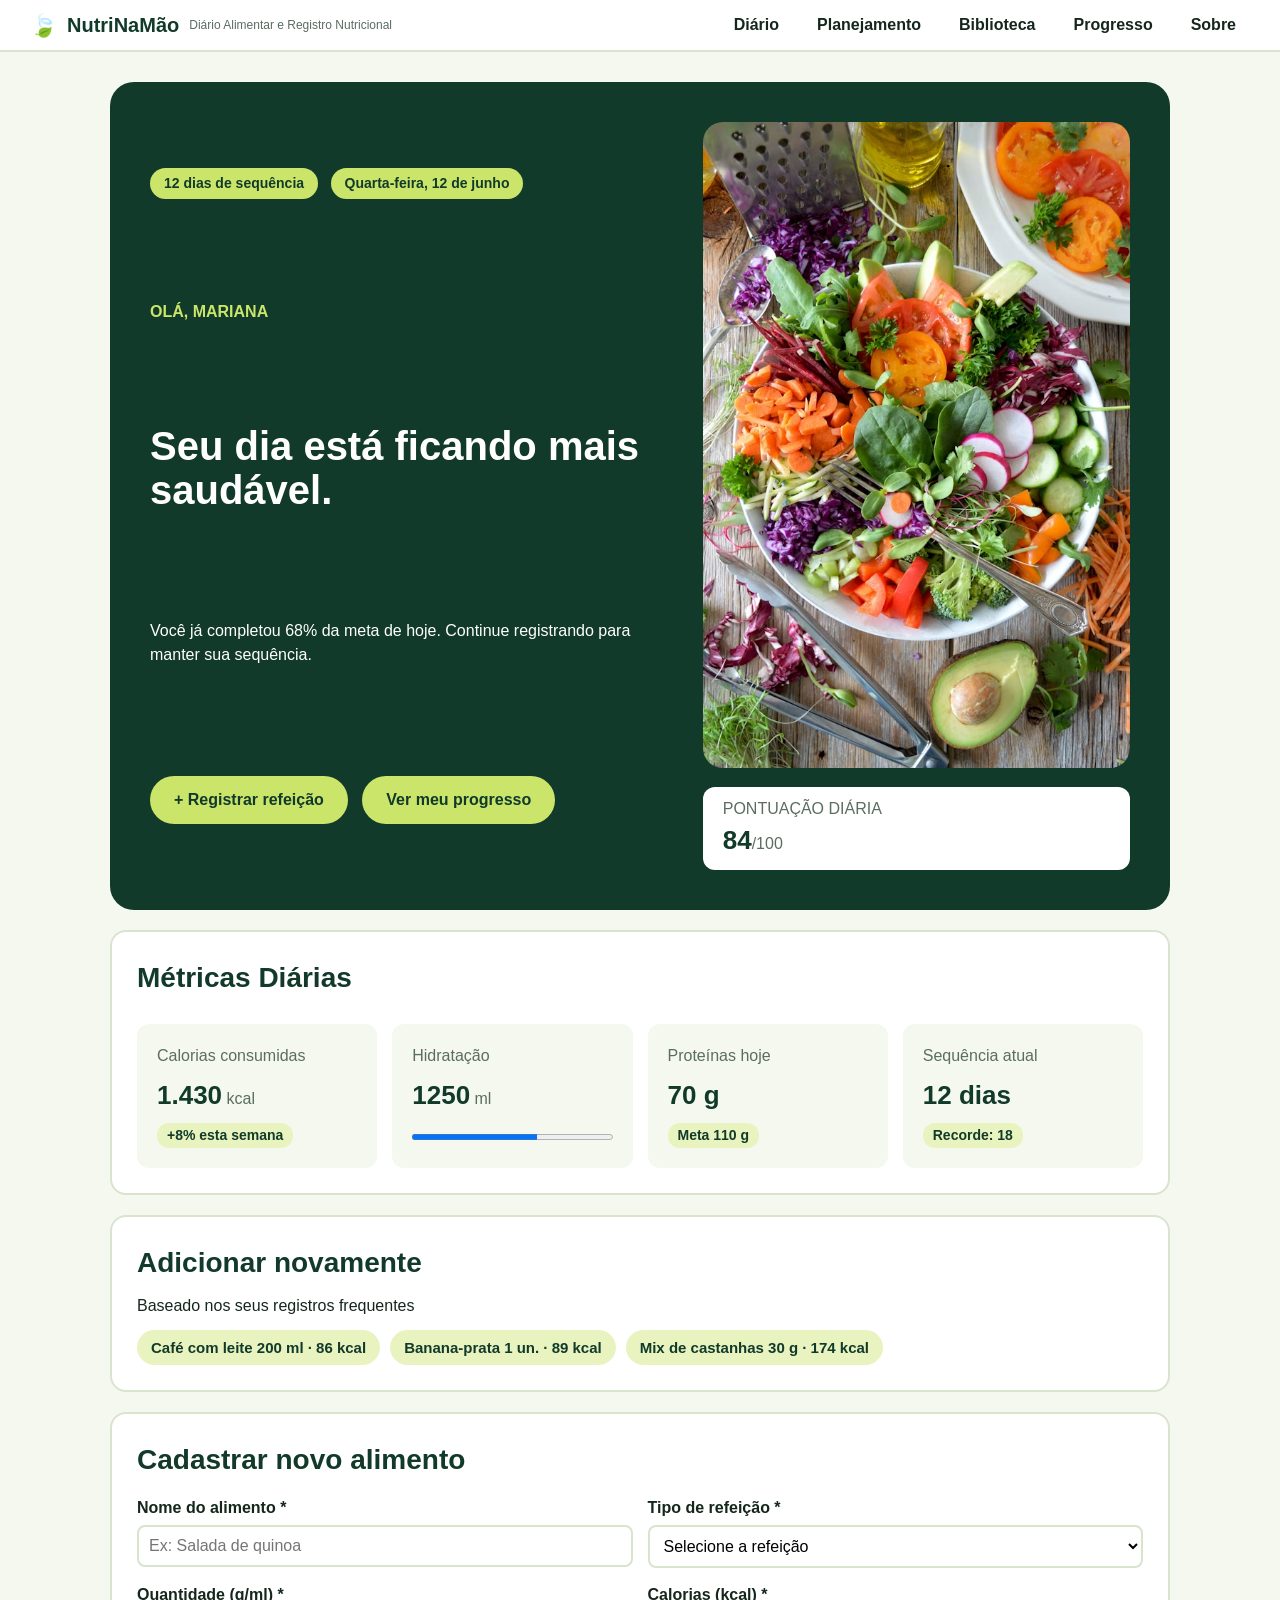
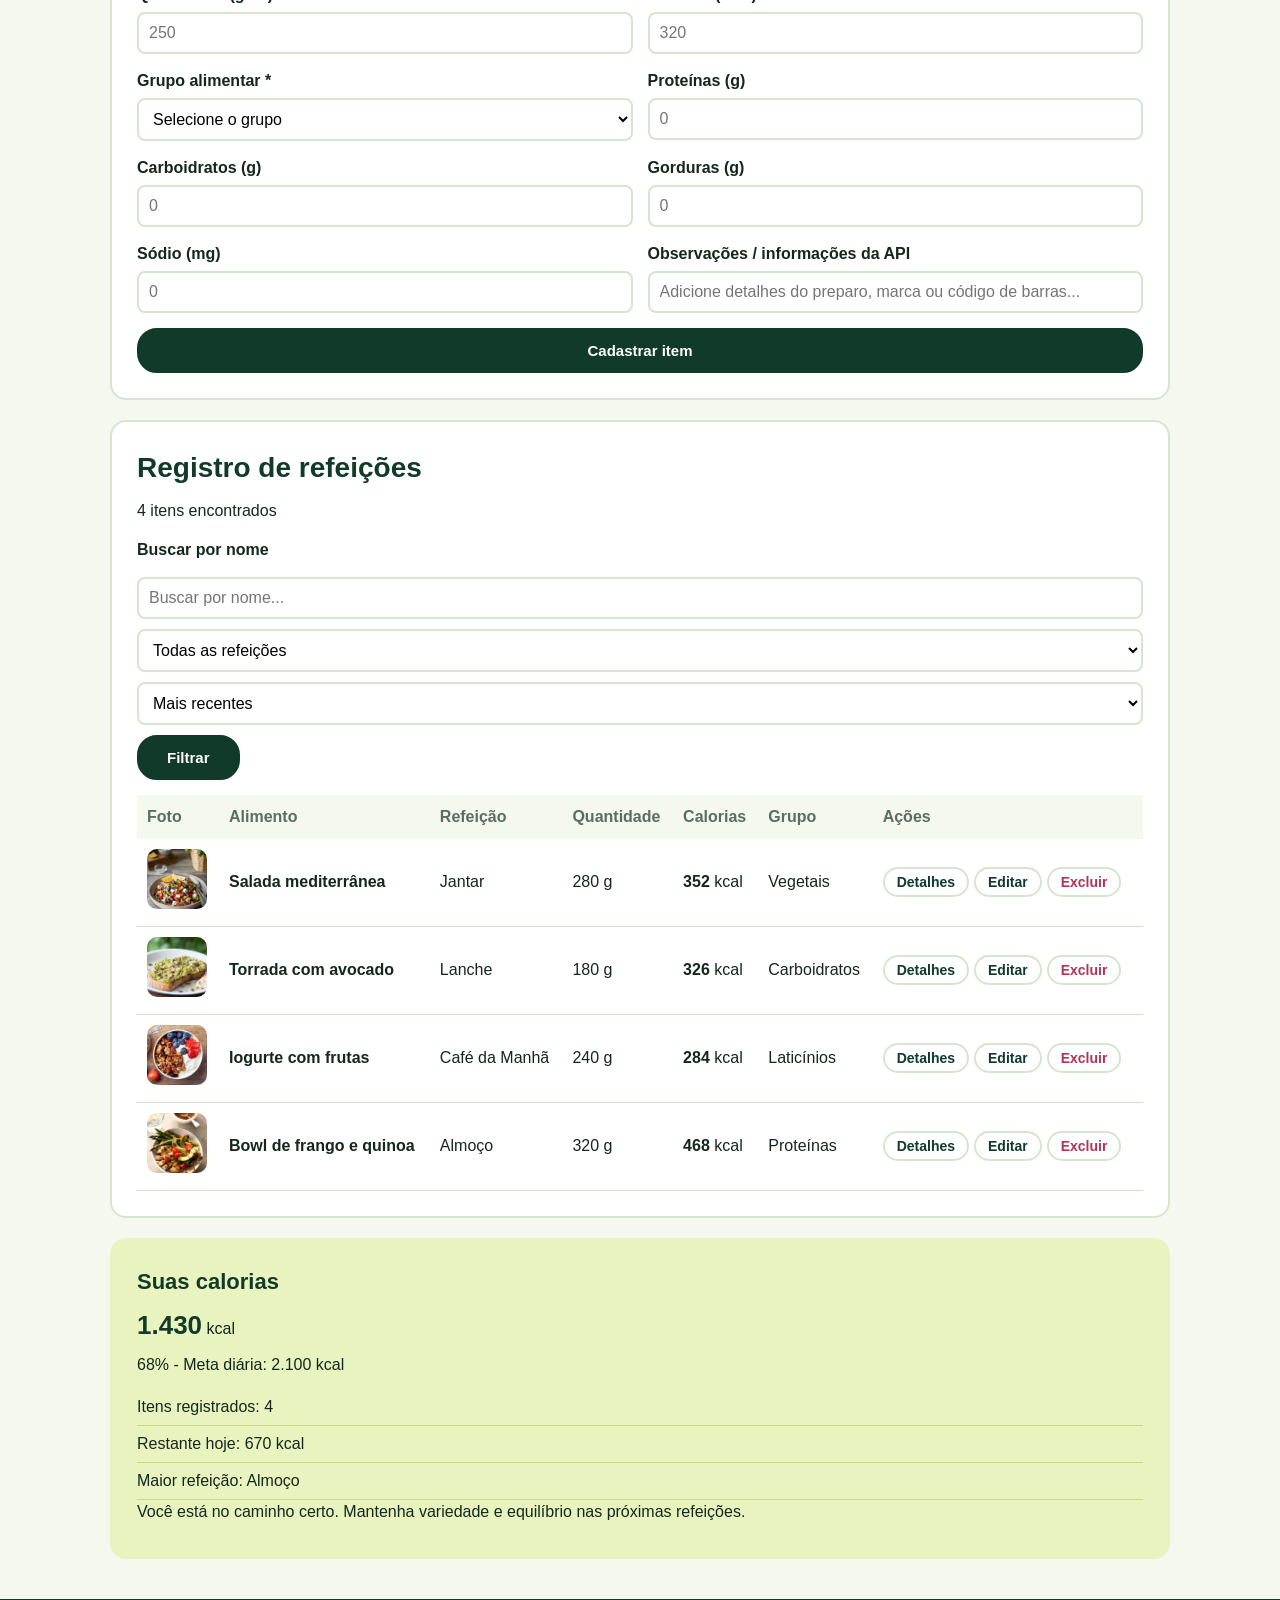
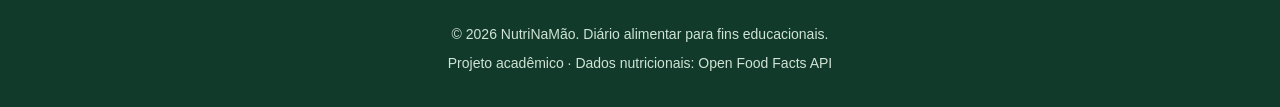
<file: index.html>
<!DOCTYPE html>
<html lang="pt-BR">
<head>
  <meta charset="UTF-8">
  <meta name="viewport" content="width=device-width, initial-scale=1.0">
  <title>NutriNaMão - Diário Alimentar e Registro Nutricional</title>
  <link rel="stylesheet" href="assets/css/style.css">
</head>
<body>

  <!-- CABEÇALHO / NAVBAR -->
  <header>
    <div>
      <span>🍃</span>
      <h1>NutriNaMão</h1>
      <p>Diário Alimentar e Registro Nutricional</p>
    </div>

    <nav>
      <ul>
        <li><a href="index.html">Diário</a></li>
        <li><a href="planejamento.html">Planejamento</a></li>
        <li><a href="biblioteca.html">Biblioteca</a></li>
        <li><a href="progresso.html">Progresso</a></li>
        <li><a href="sobre.html">Sobre</a></li>
      </ul>
    </nav>
  </header>

  <!-- CONTEÚDO PRINCIPAL -->
  <main>

    <!-- BANNER DE BOAS-VINDAS -->
    <section id="diario">
      <div>
        <span>12 dias de sequência</span>
        <span>Quarta-feira, 12 de junho</span>
      </div>

      <p>OLÁ, MARIANA</p>
      <h2>Seu dia está ficando mais saudável.</h2>
      <p id="banner-percentual">Você já completou 68% da meta de hoje. Continue registrando para manter sua sequência.</p>

      <div>
        <a href="#cadastro">+ Registrar refeição</a>
        <a href="#metricas">Ver meu progresso</a>
      </div>

      <div>
        <img src="assets/img/foto1.jpg" alt="Bowl colorido com vegetais frescos" width="500" height="550">
        <div>
          <p>PONTUAÇÃO DIÁRIA</p>
          <p><strong>84</strong>/100</p>
        </div>
      </div>
    </section>

    <!-- MÉTRICAS / STATUS DIÁRIO -->
    <section id="metricas">
      <h2>Métricas Diárias</h2>

      <article>
        <p>Calorias consumidas</p>
        <p><strong id="metrica-calorias">1.430</strong> kcal</p>
        <span>+8% esta semana</span>
      </article>

      <article>
        <p>Hidratação</p>
        <p><strong>1250</strong> ml</p>
        <progress value="1250" max="2000">1250 ml</progress>
      </article>

      <article>
        <p>Proteínas hoje</p>
        <p><strong id="metrica-proteinas">73 g</strong></p>
        <span>Meta 110 g</span>
      </article>

      <article>
        <p>Sequência atual</p>
        <p><strong>12 dias</strong></p>
        <span>Recorde: 18</span>
      </article>
    </section>

    <!-- ATALHOS INTELIGENTES (funcionam via JS com data-attributes) -->
    <section>
      <h2>Adicionar novamente</h2>
      <p>Baseado nos seus registros frequentes</p>
      <ul>
        <li><button type="button" data-atalho data-nome="Café com leite" data-refeicao="cafe" data-quantidade="200" data-calorias="86" data-grupo="laticinios">Café com leite 200 ml · 86 kcal</button></li>
        <li><button type="button" data-atalho data-nome="Banana-prata" data-refeicao="lanche" data-quantidade="100" data-calorias="89" data-grupo="frutas">Banana-prata 1 un. · 89 kcal</button></li>
        <li><button type="button" data-atalho data-nome="Mix de castanhas" data-refeicao="lanche" data-quantidade="30" data-calorias="174" data-grupo="gorduras">Mix de castanhas 30 g · 174 kcal</button></li>
      </ul>
    </section>

    <!-- MENSAGEM DE FEEDBACK (cadastro, edição, exclusão) -->
    <div id="mensagem" role="status" aria-live="polite" hidden></div>

    <!-- FORMULÁRIO DE NOVO REGISTRO / EDIÇÃO -->
    <section id="cadastro">
      <h2 id="titulo-form">Cadastrar novo alimento</h2>
      <form id="form-refeicao" action="#" method="post" novalidate>
        <div>
          <label for="nome">Nome do alimento *</label>
          <input type="text" id="nome" name="nome" placeholder="Ex: Salada de quinoa">
        </div>

        <div>
          <label for="refeicao">Tipo de refeição *</label>
          <select id="refeicao" name="refeicao">
            <option value="">Selecione a refeição</option>
            <option value="cafe">Café da Manhã</option>
            <option value="almoco">Almoço</option>
            <option value="lanche">Lanche</option>
            <option value="jantar">Jantar</option>
          </select>
        </div>

        <div>
          <label for="quantidade">Quantidade (g/ml) *</label>
          <input type="number" id="quantidade" name="quantidade" placeholder="250" min="1">
        </div>

        <div>
          <label for="calorias">Calorias (kcal) *</label>
          <input type="number" id="calorias" name="calorias" placeholder="320" min="0">
        </div>

        <div>
          <label for="grupo">Grupo alimentar *</label>
          <select id="grupo" name="grupo">
            <option value="">Selecione o grupo</option>
            <option value="proteinas">Proteínas</option>
            <option value="carboidratos">Carboidratos</option>
            <option value="vegetais">Vegetais</option>
            <option value="frutas">Frutas</option>
            <option value="laticinios">Laticínios</option>
            <option value="gorduras">Gorduras</option>
          </select>
        </div>

        <div>
          <label for="proteinas">Proteínas (g)</label>
          <input type="number" id="proteinas" name="proteinas" placeholder="0" min="0" step="0.1">
        </div>

        <div>
          <label for="carboidratos">Carboidratos (g)</label>
          <input type="number" id="carboidratos" name="carboidratos" placeholder="0" min="0" step="0.1">
        </div>

        <div>
          <label for="gorduras">Gorduras (g)</label>
          <input type="number" id="gorduras" name="gorduras" placeholder="0" min="0" step="0.1">
        </div>

        <div>
          <label for="sodio">Sódio (mg)</label>
          <input type="number" id="sodio" name="sodio" placeholder="0" min="0">
        </div>

        <div>
          <label for="observacoes">Observações / informações da API</label>
          <input type="text" id="observacoes" name="observacoes" placeholder="Adicione detalhes do preparo, marca ou código de barras...">
        </div>

        <button type="submit" id="botao-submit">Cadastrar item</button>
        <button type="button" id="botao-cancelar" hidden>Cancelar edição</button>
      </form>
    </section>

    <!-- REGISTRO DE REFEIÇÕES -->
    <section id="listagem">
      <h2>Registro de refeições</h2>
      <p id="contador">0 itens encontrados</p>

      <div>
        <form id="form-filtros" action="#" method="get">
          <label for="busca">Buscar por nome</label>
          <input type="search" id="busca" name="busca" placeholder="Buscar por nome...">

          <select id="filtro-refeicao" name="filtro-refeicao" aria-label="Filtrar por refeição">
            <option value="todas">Todas as refeições</option>
            <option value="cafe">Café da Manhã</option>
            <option value="almoco">Almoço</option>
            <option value="lanche">Lanche</option>
            <option value="jantar">Jantar</option>
          </select>

          <select id="ordenacao" name="ordenacao" aria-label="Ordenar por">
            <option value="recentes">Mais recentes</option>
            <option value="caloricos">Mais calóricos</option>
            <option value="alfabetica">Nome A-Z</option>
          </select>

          <button type="submit">Filtrar</button>
        </form>
      </div>

      <table border="1">
        <thead>
          <tr>
            <th>Foto</th>
            <th>Alimento</th>
            <th>Refeição</th>
            <th>Quantidade</th>
            <th>Calorias</th>
            <th>Grupo</th>
            <th>Ações</th>
          </tr>
        </thead>
        <!-- Linhas geradas pelo JavaScript -->
        <tbody id="lista-refeicoes"></tbody>
      </table>
    </section>

    <!-- DETALHES DO ALIMENTO SELECIONADO -->
    <section id="detalhes" hidden>
      <h2 id="detalhes-titulo"></h2>
      <p id="detalhes-info"></p>
      <small>Dados via Open Food Facts / registro manual</small>

      <dl>
        <dt>Proteínas</dt>
        <dd id="detalhes-proteinas"></dd>

        <dt>Carboidratos</dt>
        <dd id="detalhes-carboidratos"></dd>

        <dt>Gorduras</dt>
        <dd id="detalhes-gorduras"></dd>

        <dt>Sódio</dt>
        <dd id="detalhes-sodio"></dd>
      </dl>
      <p id="detalhes-obs"></p>

      <button type="button" id="detalhes-editar">Editar este item</button>
      <button type="button" id="detalhes-excluir">Excluir este item</button>
    </section>

    <!-- RESUMO DIÁRIO -->
    <section id="resumo">
      <h3>Suas calorias</h3>
      <p><strong id="resumo-total">0</strong> kcal</p>
      <p id="resumo-percentual"></p>

      <ul>
        <li id="resumo-itens"></li>
        <li id="resumo-restante"></li>
        <li id="resumo-maior"></li>
      </ul>

      <p>Você está no caminho certo. Mantenha variedade e equilíbrio nas próximas refeições.</p>
    </section>

  </main>

  <!-- RODAPÉ -->
  <footer>
    <p>&copy; 2026 NutriNaMão. Diário alimentar para fins educacionais.</p>
    <p>Projeto acadêmico · Dados nutricionais: Open Food Facts API</p>
  </footer>

  <script src="assets/js/script.js"></script>
</body>
</html>
</file>
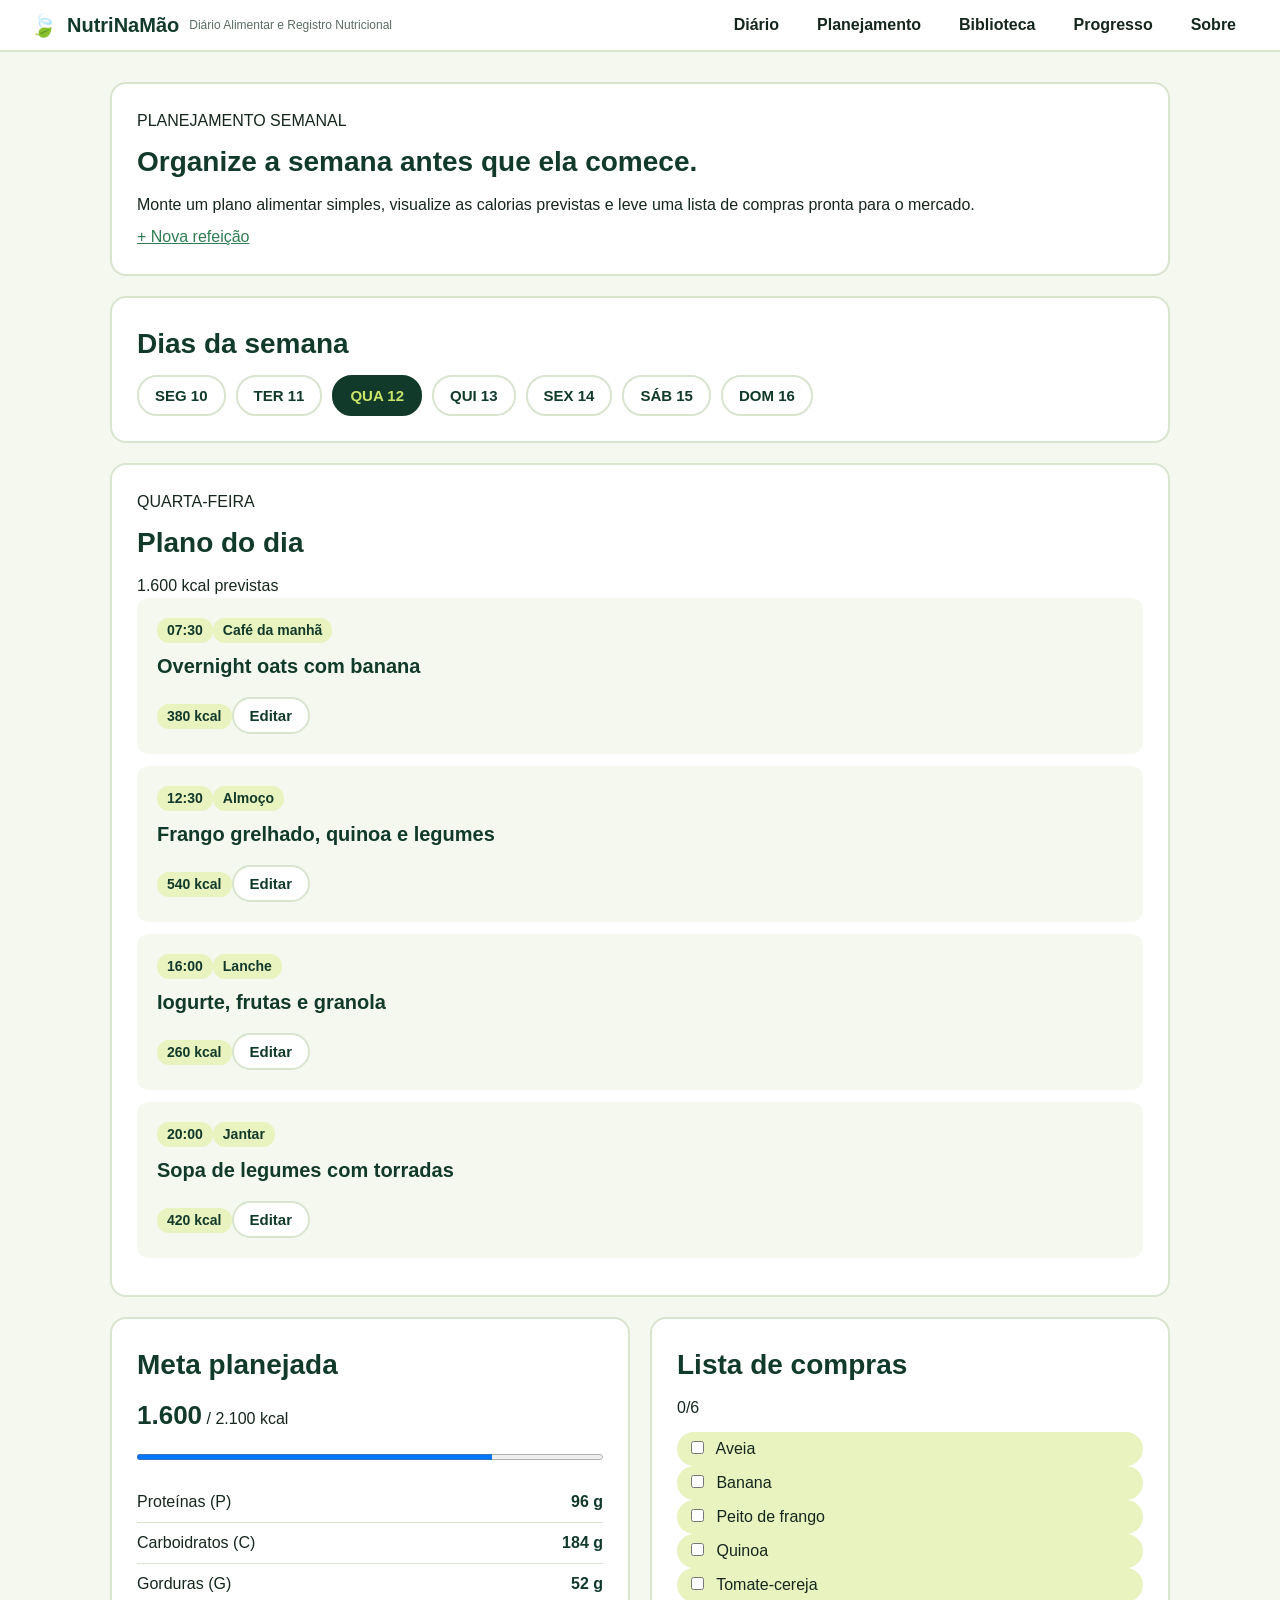
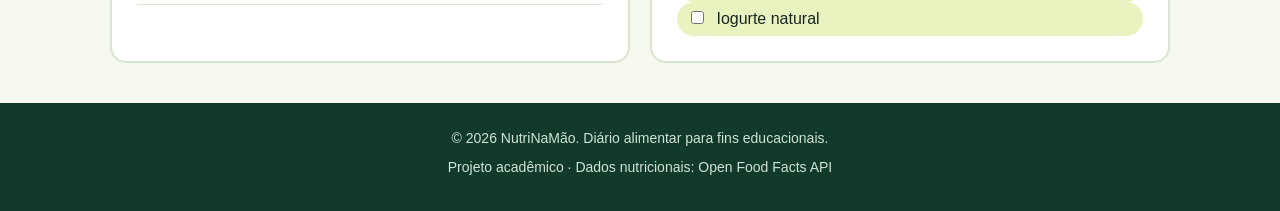
<file: planejamento.html>
<!DOCTYPE html>
<html lang="pt-BR">
<head>
  <meta charset="UTF-8">
  <meta name="viewport" content="width=device-width, initial-scale=1.0">
  <title>NutriNaMão - Planejamento Semanal</title>
  <link rel="stylesheet" href="assets/css/style.css">
</head>
<body>

  <!-- CABEÇALHO / NAVBAR -->
  <header>
    <div>
      <span>🍃</span>
      <h1>NutriNaMão</h1>
      <p>Diário Alimentar e Registro Nutricional</p>
    </div>

    <nav aria-label="Menu principal">
      <ul>
        <li><a href="index.html">Diário</a></li>
        <li><a href="planejamento.html">Planejamento</a></li>
        <li><a href="biblioteca.html">Biblioteca</a></li>
        <li><a href="progresso.html">Progresso</a></li>
        <li><a href="sobre.html">Sobre</a></li>
      </ul>
    </nav>
  </header>

  <!-- CONTEÚDO PRINCIPAL -->
  <main>

    <!-- Mensagens do JavaScript (sucesso e erro) -->
    <div id="mensagem" class="mensagem" role="status" hidden></div>

    <!-- CABEÇALHO DA PÁGINA -->
    <section>
      <p>PLANEJAMENTO SEMANAL</p>
      <h2>Organize a semana antes que ela comece.</h2>
      <p>Monte um plano alimentar simples, visualize as calorias previstas e leve uma lista de compras pronta para o mercado.</p>
      <a href="index.html#cadastro">+ Nova refeição</a>
    </section>

    <!-- NAVEGAÇÃO DOS DIAS DA SEMANA -->
    <section>
      <h2>Dias da semana</h2>
      <nav aria-label="Dias da semana">
        <ul>
          <li><button type="button" data-dia="seg" aria-pressed="false">SEG 10</button></li>
          <li><button type="button" data-dia="ter" aria-pressed="false">TER 11</button></li>
          <li><button type="button" data-dia="qua" class="ativo" aria-pressed="true">QUA 12</button></li>
          <li><button type="button" data-dia="qui" aria-pressed="false">QUI 13</button></li>
          <li><button type="button" data-dia="sex" aria-pressed="false">SEX 14</button></li>
          <li><button type="button" data-dia="sab" aria-pressed="false">SÁB 15</button></li>
          <li><button type="button" data-dia="dom" aria-pressed="false">DOM 16</button></li>
        </ul>
      </nav>
    </section>

    <!-- PLANO DO DIA (o JavaScript troca as refeições ao escolher o dia) -->
    <section>
      <p id="plano-dia-nome">QUARTA-FEIRA</p>
      <h2>Plano do dia</h2>
      <span id="plano-kcal">1.600 kcal previstas</span>

      <div id="lista-plano">
        <article>
          <time datetime="07:30">07:30</time>
          <span>Café da manhã</span>
          <h3>Overnight oats com banana</h3>
          <span>380 kcal</span>
          <button type="button">Editar</button>
        </article>

        <article>
          <time datetime="12:30">12:30</time>
          <span>Almoço</span>
          <h3>Frango grelhado, quinoa e legumes</h3>
          <span>540 kcal</span>
          <button type="button">Editar</button>
        </article>

        <article>
          <time datetime="16:00">16:00</time>
          <span>Lanche</span>
          <h3>Iogurte, frutas e granola</h3>
          <span>260 kcal</span>
          <button type="button">Editar</button>
        </article>

        <article>
          <time datetime="20:00">20:00</time>
          <span>Jantar</span>
          <h3>Sopa de legumes com torradas</h3>
          <span>420 kcal</span>
          <button type="button">Editar</button>
        </article>
      </div>
    </section>

    <!-- META PLANEJADA E LISTA DE COMPRAS -->
    <aside>
      <!-- META PLANEJADA -->
      <section>
        <h2>Meta planejada</h2>
        <p><strong id="meta-kcal">1.600</strong> / 2.100 kcal</p>
        <progress id="meta-barra" value="1600" max="2100">1600 kcal</progress>

        <dl>
          <dt>Proteínas (P)</dt>
          <dd id="meta-proteinas">96 g</dd>

          <dt>Carboidratos (C)</dt>
          <dd id="meta-carboidratos">184 g</dd>

          <dt>Gorduras (G)</dt>
          <dd id="meta-gorduras">52 g</dd>
        </dl>
      </section>

      <!-- LISTA DE COMPRAS -->
      <section>
        <h2>Lista de compras</h2>
        <span id="compras-contador">0/6</span>
        <ul id="lista-compras">
          <li><label><input type="checkbox"> Aveia</label></li>
          <li><label><input type="checkbox"> Banana</label></li>
          <li><label><input type="checkbox"> Peito de frango</label></li>
          <li><label><input type="checkbox"> Quinoa</label></li>
          <li><label><input type="checkbox"> Tomate-cereja</label></li>
          <li><label><input type="checkbox"> Iogurte natural</label></li>
        </ul>
      </section>
    </aside>

  </main>

  <!-- RODAPÉ -->
  <footer>
    <p>&copy; 2026 NutriNaMão. Diário alimentar para fins educacionais.</p>
    <p>Projeto acadêmico · Dados nutricionais: Open Food Facts API</p>
  </footer>

  <script src="assets/js/script.js"></script>
</body>
</html>
</file>
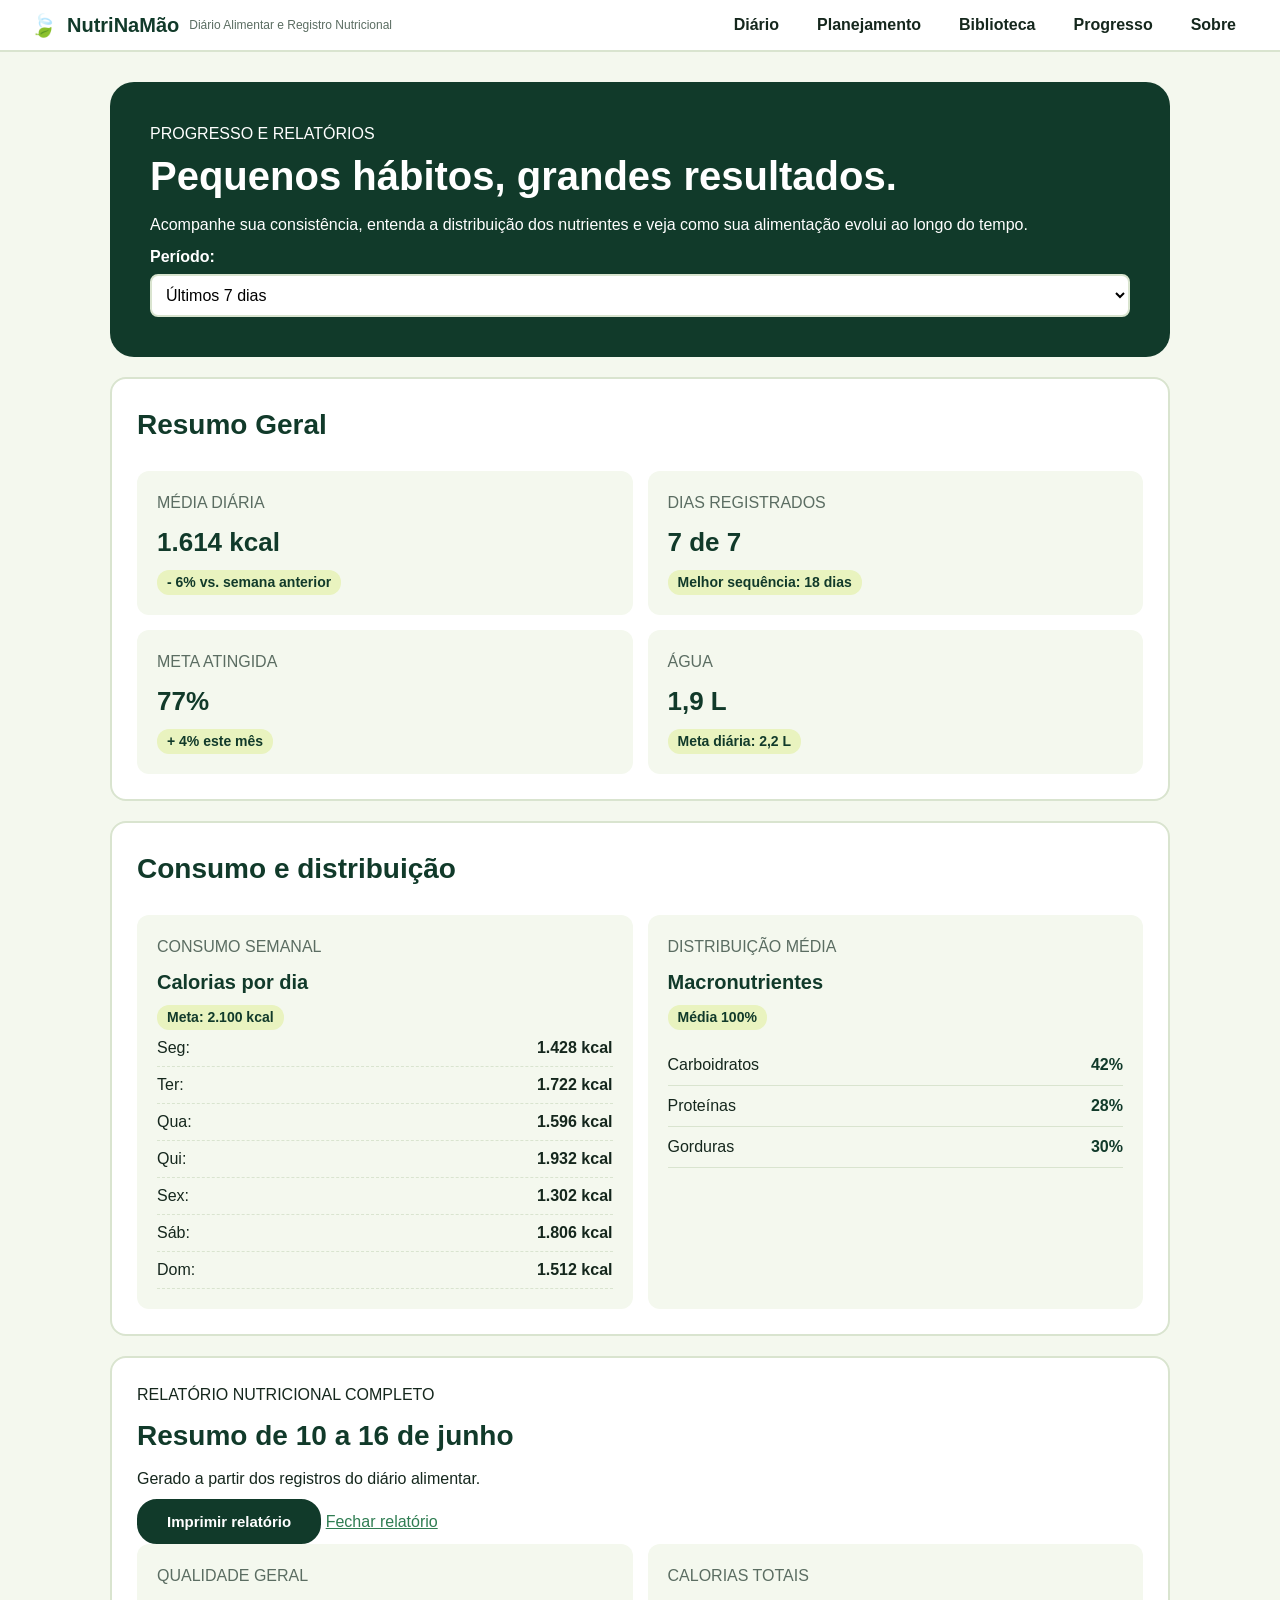
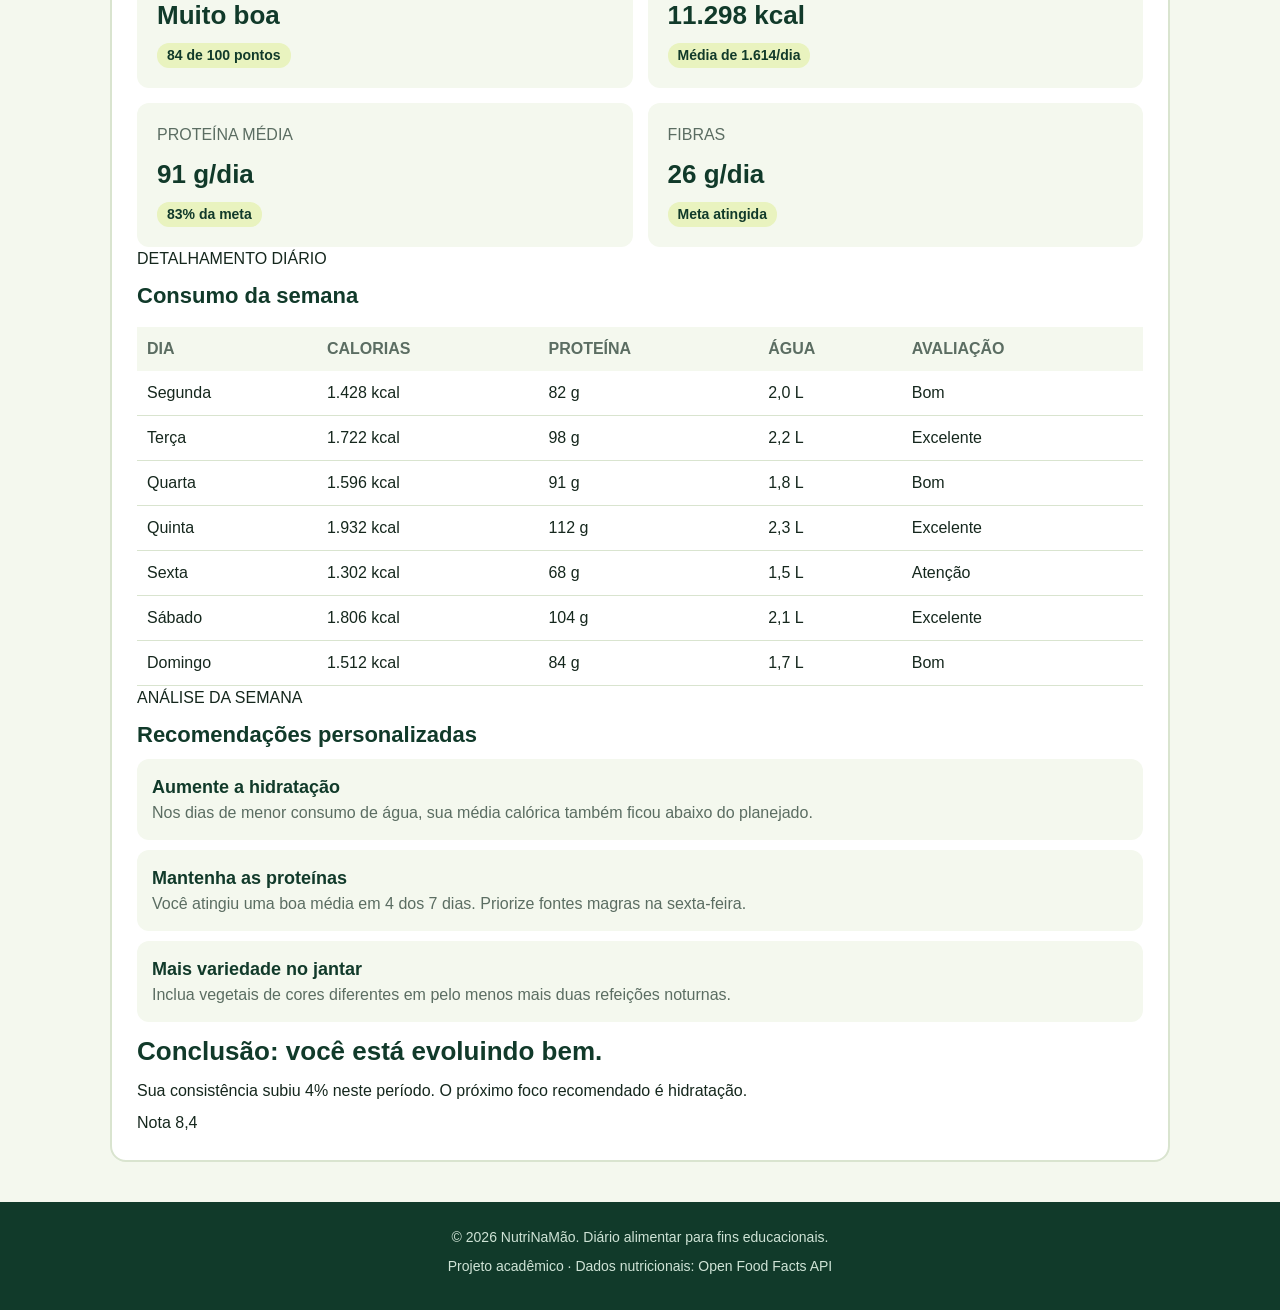
<file: progresso.html>
<!DOCTYPE html>
<html lang="pt-BR">
<head>
  <meta charset="UTF-8">
  <meta name="viewport" content="width=device-width, initial-scale=1.0">
  <title>NutriNaMão - Progresso e Relatórios</title>
  <link rel="stylesheet" href="assets/css/style.css">
</head>
<body>

  <!-- CABEÇALHO / NAVBAR -->
  <header>
    <div>
      <span>🍃</span>
      <h1>NutriNaMão</h1>
      <p>Diário Alimentar e Registro Nutricional</p>
    </div>

    <nav aria-label="Menu principal">
      <ul>
        <li><a href="index.html">Diário</a></li>
        <li><a href="planejamento.html">Planejamento</a></li>
        <li><a href="biblioteca.html">Biblioteca</a></li>
        <li><a href="progresso.html">Progresso</a></li>
        <li><a href="sobre.html">Sobre</a></li>
      </ul>
    </nav>
  </header>

  <!-- CONTEÚDO PRINCIPAL -->
  <main>

    <!-- CABEÇALHO DA PÁGINA -->
    <section>
      <p>PROGRESSO E RELATÓRIOS</p>
      <h2>Pequenos hábitos, grandes resultados.</h2>
      <p>Acompanhe sua consistência, entenda a distribuição dos nutrientes e veja como sua alimentação evolui ao longo do tempo.</p>

      <!-- FILTRO DE PERÍODO -->
      <div>
        <label for="periodo">Período:</label>
        <select id="periodo" name="periodo">
          <option value="7dias" selected>Últimos 7 dias</option>
          <option value="30dias">Últimos 30 dias</option>
          <option value="ano">Este ano</option>
        </select>
      </div>
      <p id="aviso-periodo" hidden></p>
    </section>

    <!-- MÉTRICAS / CARDS DE RESUMO (valores calculados pelo JavaScript) -->
    <section class="cards">
      <h2>Resumo Geral</h2>

      <!-- Média diária -->
      <article>
        <p>MÉDIA DIÁRIA</p>
        <p><strong id="resumo-media">1.614 kcal</strong></p>
        <span>- 6% vs. semana anterior</span>
      </article>

      <!-- Dias registrados -->
      <article>
        <p>DIAS REGISTRADOS</p>
        <p><strong id="resumo-dias">7 de 7</strong></p>
        <span>Melhor sequência: 18 dias</span>
      </article>

      <!-- Meta atingida -->
      <article>
        <p>META ATINGIDA</p>
        <p><strong id="resumo-meta">77%</strong></p>
        <span>+ 4% este mês</span>
      </article>

      <!-- Água -->
      <article>
        <p>ÁGUA</p>
        <p><strong id="resumo-agua">1,9 L</strong></p>
        <span>Meta diária: 2,2 L</span>
      </article>
    </section>

    <!-- GRÁFICOS DE CONSUMO E DISTRIBUIÇÃO -->
    <section class="cards">
      <h2>Consumo e distribuição</h2>

      <!-- Consumo semanal -->
      <article>
        <p>CONSUMO SEMANAL</p>
        <h3>Calorias por dia</h3>
        <span>Meta: 2.100 kcal</span>

        <ul id="grafico-calorias">
          <li>Seg: <strong>1.428 kcal</strong></li>
          <li>Ter: <strong>1.722 kcal</strong></li>
          <li>Qua: <strong>1.596 kcal</strong></li>
          <li>Qui: <strong>1.932 kcal</strong></li>
          <li>Sex: <strong>1.302 kcal</strong></li>
          <li>Sáb: <strong>1.806 kcal</strong></li>
          <li>Dom: <strong>1.512 kcal</strong></li>
        </ul>
      </article>

      <!-- Distribuição média (macronutrientes) -->
      <article>
        <p>DISTRIBUIÇÃO MÉDIA</p>
        <h3>Macronutrientes</h3>
        <span>Média 100%</span>

        <dl>
          <dt>Carboidratos</dt>
          <dd>42%</dd>

          <dt>Proteínas</dt>
          <dd>28%</dd>

          <dt>Gorduras</dt>
          <dd>30%</dd>
        </dl>
      </article>
    </section>

    <!-- RELATÓRIO NUTRICIONAL COMPLETO -->
    <section id="relatorio">
      <div>
        <p>RELATÓRIO NUTRICIONAL COMPLETO</p>
        <h2>Resumo de 10 a 16 de junho</h2>
        <p>Gerado a partir dos registros do diário alimentar.</p>

        <button type="button" id="botao-imprimir">Imprimir relatório</button>
        <a href="#">Fechar relatório</a>
      </div>

      <!-- MÉTRICAS DO RELATÓRIO -->
      <div class="cards">
        <article>
          <p>QUALIDADE GERAL</p>
          <p><strong>Muito boa</strong></p>
          <span>84 de 100 pontos</span>
        </article>

        <article>
          <p>CALORIAS TOTAIS</p>
          <p><strong id="relatorio-total">11.298 kcal</strong></p>
          <span id="relatorio-media">Média de 1.614/dia</span>
        </article>

        <article>
          <p>PROTEÍNA MÉDIA</p>
          <p><strong id="relatorio-proteina">91 g/dia</strong></p>
          <span id="relatorio-proteina-meta">83% da meta</span>
        </article>

        <article>
          <p>FIBRAS</p>
          <p><strong>26 g/dia</strong></p>
          <span>Meta atingida</span>
        </article>
      </div>

      <!-- DETALHAMENTO DIÁRIO (TABELA) -->
      <div>
        <p>DETALHAMENTO DIÁRIO</p>
        <h3>Consumo da semana</h3>

        <table>
          <thead>
            <tr>
              <th scope="col">DIA</th>
              <th scope="col">CALORIAS</th>
              <th scope="col">PROTEÍNA</th>
              <th scope="col">ÁGUA</th>
              <th scope="col">AVALIAÇÃO</th>
            </tr>
          </thead>
          <tbody id="tabela-semana">
            <tr>
              <td>Segunda</td>
              <td>1.428 kcal</td>
              <td>82 g</td>
              <td>2,0 L</td>
              <td>Bom</td>
            </tr>
            <tr>
              <td>Terça</td>
              <td>1.722 kcal</td>
              <td>98 g</td>
              <td>2,2 L</td>
              <td>Excelente</td>
            </tr>
            <tr>
              <td>Quarta</td>
              <td>1.596 kcal</td>
              <td>91 g</td>
              <td>1,8 L</td>
              <td>Bom</td>
            </tr>
            <tr>
              <td>Quinta</td>
              <td>1.932 kcal</td>
              <td>112 g</td>
              <td>2,3 L</td>
              <td>Excelente</td>
            </tr>
            <tr>
              <td>Sexta</td>
              <td>1.302 kcal</td>
              <td>68 g</td>
              <td>1,5 L</td>
              <td>Atenção</td>
            </tr>
            <tr>
              <td>Sábado</td>
              <td>1.806 kcal</td>
              <td>104 g</td>
              <td>2,1 L</td>
              <td>Excelente</td>
            </tr>
            <tr>
              <td>Domingo</td>
              <td>1.512 kcal</td>
              <td>84 g</td>
              <td>1,7 L</td>
              <td>Bom</td>
            </tr>
          </tbody>
        </table>
      </div>

      <!-- ANÁLISE DA SEMANA E RECOMENDAÇÕES -->
      <div>
        <p>ANÁLISE DA SEMANA</p>
        <h3>Recomendações personalizadas</h3>

        <ol>
          <li>
            <h4>Aumente a hidratação</h4>
            <p>Nos dias de menor consumo de água, sua média calórica também ficou abaixo do planejado.</p>
          </li>
          <li>
            <h4>Mantenha as proteínas</h4>
            <p>Você atingiu uma boa média em 4 dos 7 dias. Priorize fontes magras na sexta-feira.</p>
          </li>
          <li>
            <h4>Mais variedade no jantar</h4>
            <p>Inclua vegetais de cores diferentes em pelo menos mais duas refeições noturnas.</p>
          </li>
        </ol>

        <div>
          <p><strong>Conclusão: você está evoluindo bem.</strong></p>
          <p>Sua consistência subiu 4% neste período. O próximo foco recomendado é hidratação.</p>
          <span>Nota 8,4</span>
        </div>
      </div>
    </section>

  </main>

  <!-- RODAPÉ -->
  <footer>
    <p>&copy; 2026 NutriNaMão. Diário alimentar para fins educacionais.</p>
    <p>Projeto acadêmico · Dados nutricionais: Open Food Facts API</p>
  </footer>

  <script src="assets/js/script.js"></script>
</body>
</html>
</file>
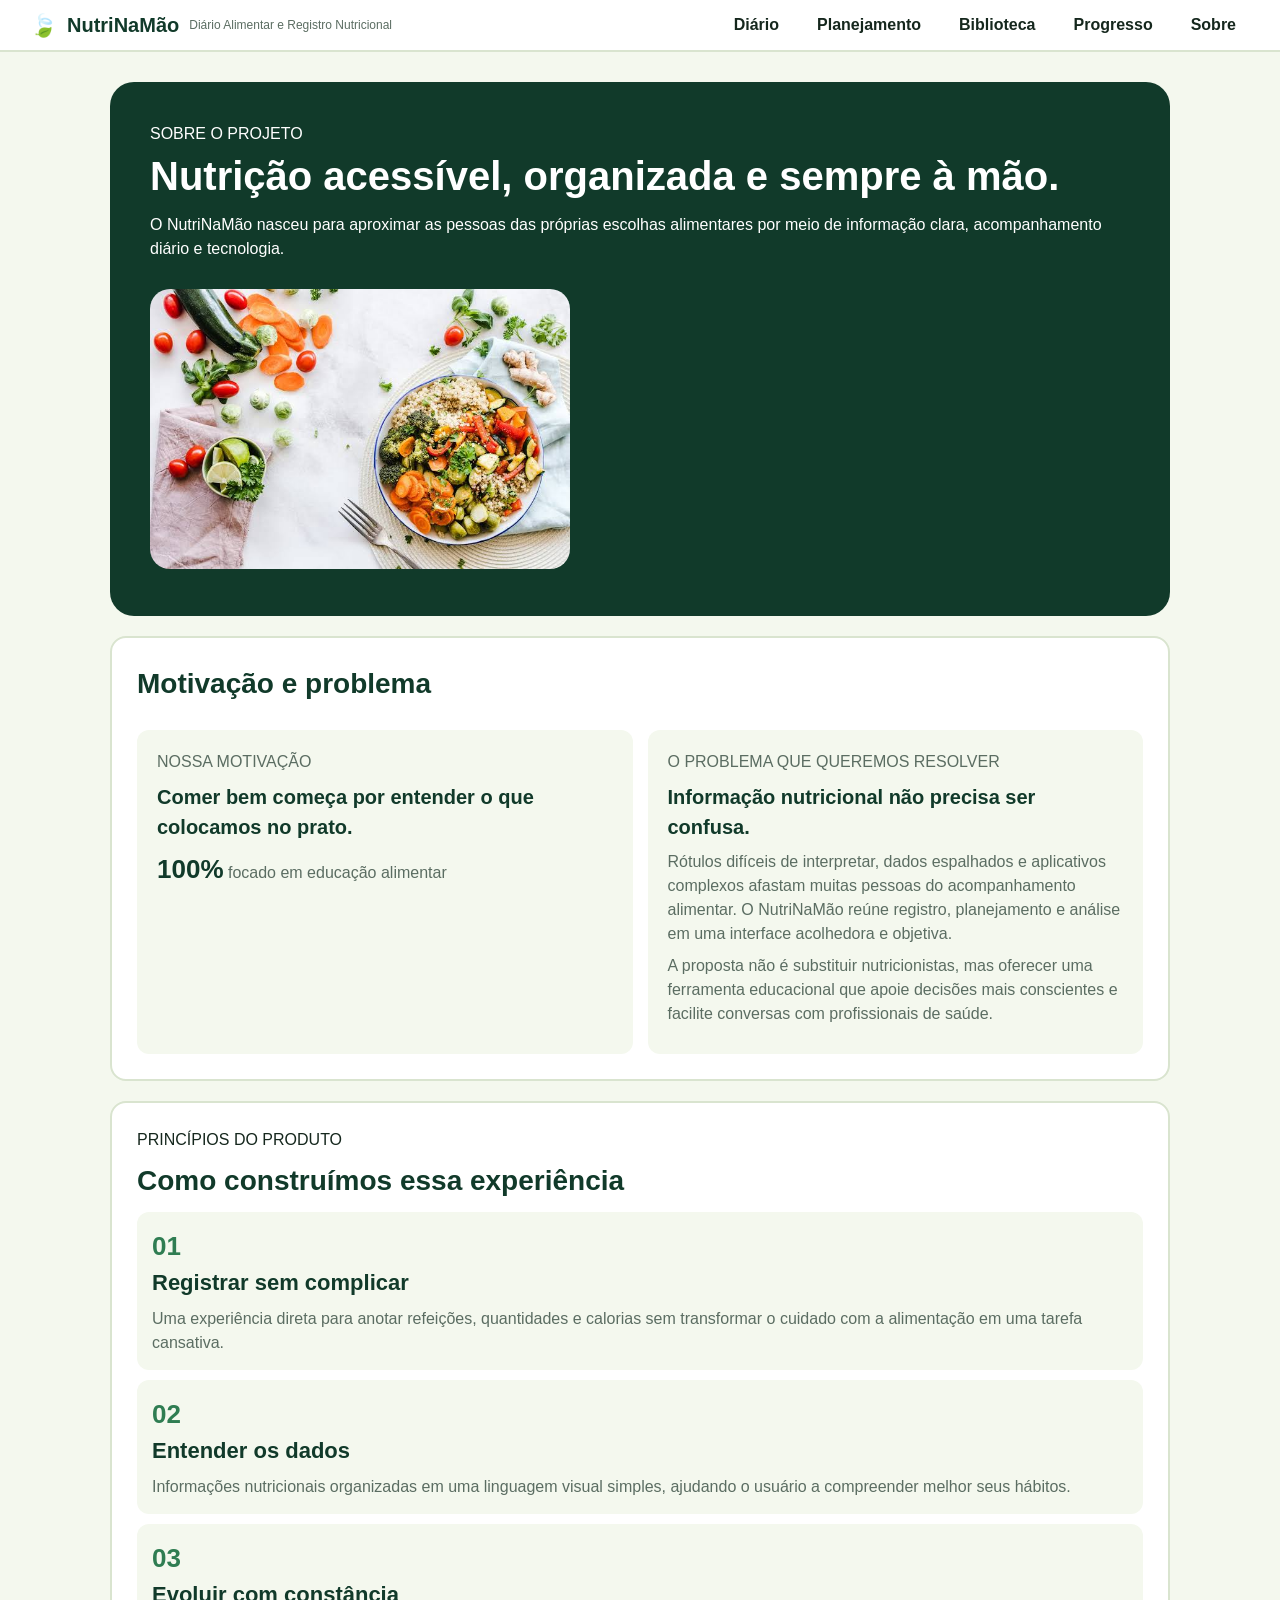
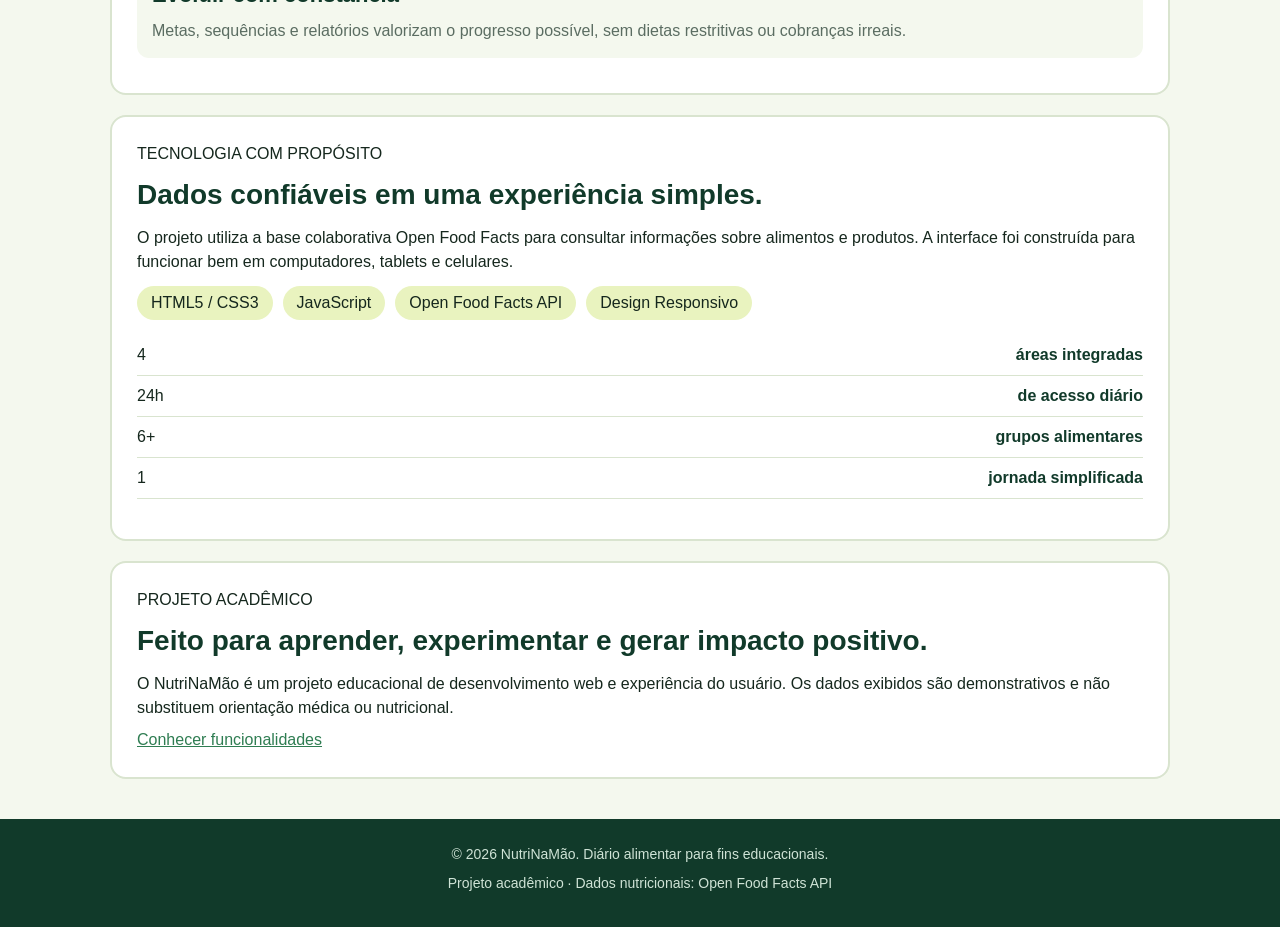
<file: sobre.html>
<!DOCTYPE html>
<html lang="pt-BR">
<head>
  <meta charset="UTF-8">
  <meta name="viewport" content="width=device-width, initial-scale=1.0">
  <title>NutriNaMão - Sobre o Projeto</title>
  <link rel="stylesheet" href="assets/css/style.css">
</head>
<body>

  <!-- CABEÇALHO / NAVBAR -->
  <header>
    <div>
      <span>🍃</span>
      <h1>NutriNaMão</h1>
      <p>Diário Alimentar e Registro Nutricional</p>
    </div>

    <nav aria-label="Menu principal">
      <ul>
        <li><a href="index.html">Diário</a></li>
        <li><a href="planejamento.html">Planejamento</a></li>
        <li><a href="biblioteca.html">Biblioteca</a></li>
        <li><a href="progresso.html">Progresso</a></li>
        <li><a href="sobre.html">Sobre</a></li>
      </ul>
    </nav>
  </header>

  <!-- CONTEÚDO PRINCIPAL -->
  <main>

    <!-- BANNER SOBRE O PROJETO -->
    <section>
      <p>SOBRE O PROJETO</p>
      <h2>Nutrição acessível, organizada e sempre à mão.</h2>
      <p>O NutriNaMão nasceu para aproximar as pessoas das próprias escolhas alimentares por meio de informação clara, acompanhamento diário e tecnologia.</p>
      <img src="assets/img/foto12.jpg" alt="Refeição saudável" width="500" height="350">
    </section>

    <!-- MOTIVAÇÃO E O PROBLEMA -->
    <section class="cards">
      <h2>Motivação e problema</h2>

      <!-- Nossa motivação -->
      <article>
        <p>NOSSA MOTIVAÇÃO</p>
        <h3>Comer bem começa por entender o que colocamos no prato.</h3>
        <p><strong>100%</strong> focado em educação alimentar</p>
      </article>

      <!-- O problema que queremos resolver -->
      <article>
        <p>O PROBLEMA QUE QUEREMOS RESOLVER</p>
        <h3>Informação nutricional não precisa ser confusa.</h3>
        <p>Rótulos difíceis de interpretar, dados espalhados e aplicativos complexos afastam muitas pessoas do acompanhamento alimentar. O NutriNaMão reúne registro, planejamento e análise em uma interface acolhedora e objetiva.</p>
        <p>A proposta não é substituir nutricionistas, mas oferecer uma ferramenta educacional que apoie decisões mais conscientes e facilite conversas com profissionais de saúde.</p>
      </article>
    </section>

    <!-- PRINCÍPIOS DO PRODUTO -->
    <section>
      <p>PRINCÍPIOS DO PRODUTO</p>
      <h2>Como construímos essa experiência</h2>

      <ol>
        <li>
          <span>01</span>
          <h3>Registrar sem complicar</h3>
          <p>Uma experiência direta para anotar refeições, quantidades e calorias sem transformar o cuidado com a alimentação em uma tarefa cansativa.</p>
        </li>

        <li>
          <span>02</span>
          <h3>Entender os dados</h3>
          <p>Informações nutricionais organizadas em uma linguagem visual simples, ajudando o usuário a compreender melhor seus hábitos.</p>
        </li>

        <li>
          <span>03</span>
          <h3>Evoluir com constância</h3>
          <p>Metas, sequências e relatórios valorizam o progresso possível, sem dietas restritivas ou cobranças irreais.</p>
        </li>
      </ol>
    </section>

    <!-- TECNOLOGIA E ESTATÍSTICAS -->
    <section>
      <p>TECNOLOGIA COM PROPÓSITO</p>
      <h2>Dados confiáveis em uma experiência simples.</h2>
      <p>O projeto utiliza a base colaborativa Open Food Facts para consultar informações sobre alimentos e produtos. A interface foi construída para funcionar bem em computadores, tablets e celulares.</p>

      <!-- Tags de tecnologias -->
      <ul>
        <li>HTML5 / CSS3</li>
        <li>JavaScript</li>
        <li>Open Food Facts API</li>
        <li>Design Responsivo</li>
      </ul>

      <!-- Números do projeto -->
      <dl>
        <dt>4</dt>
        <dd>áreas integradas</dd>

        <dt>24h</dt>
        <dd>de acesso diário</dd>

        <dt>6+</dt>
        <dd>grupos alimentares</dd>

        <dt>1</dt>
        <dd>jornada simplificada</dd>
      </dl>
    </section>

    <!-- PROJETO ACADÊMICO -->
    <section>
      <p>PROJETO ACADÊMICO</p>
      <h2>Feito para aprender, experimentar e gerar impacto positivo.</h2>
      <p>O NutriNaMão é um projeto educacional de desenvolvimento web e experiência do usuário. Os dados exibidos são demonstrativos e não substituem orientação médica ou nutricional.</p>
      <a href="index.html">Conhecer funcionalidades</a>
    </section>

  </main>

  <!-- RODAPÉ -->
  <footer>
    <p>&copy; 2026 NutriNaMão. Diário alimentar para fins educacionais.</p>
    <p>Projeto acadêmico · Dados nutricionais: Open Food Facts API</p>
  </footer>

</body>
</html>
</file>
<file: assets/css/style.css>
* {
  margin: 0;
  padding: 0;
  box-sizing: border-box;
}

body {
  font-family: "Trebuchet MS", Arial, sans-serif;
  font-size: 16px;
  line-height: 1.5;
  background-color: #f4f8ee;
  color: #15271d;
}

h1, h2, h3, h4 {
  color: #113a2a;
}

h2 { font-size: 28px; margin-bottom: 10px; }
h3 { font-size: 22px; margin-bottom: 8px; }
h4 { font-size: 18px; }

p { margin-bottom: 8px; }

ul, ol { list-style: none; }

a { color: #2f7d52; }

img {
  max-width: 100%;
  height: auto;       /* mantém a proporção da foto (sem esticar) */
}

/* ---------- Cabeçalho e menu ---------- */
header {
  background-color: #ffffff;
  border-bottom: 2px solid #d9e4cf;
  padding: 8px 30px;
  display: flex;                 /* flexbox: logo de um lado, menu do outro */
  justify-content: space-between;
  align-items: center;
  flex-wrap: wrap;
  gap: 10px;
}

header div {
  display: flex;
  align-items: center;
  flex-wrap: wrap;
  gap: 10px;
}

header span { font-size: 22px; }
header h1 { font-size: 20px; }
header p { font-size: 12px; color: #5b6d62; margin: 0; }

nav ul {
  display: flex;
  flex-wrap: wrap;
  gap: 10px;
}

header nav a {
  display: block;
  padding: 5px 14px;
  border-radius: 20px;
  color: #15271d;
  text-decoration: none;
  font-weight: bold;
}

header nav a:hover {
  background-color: #cbe56a;
}

/* ---------- Área principal (blocos um embaixo do outro) ---------- */
main {
  max-width: 1100px;
  margin: 30px auto;
  padding: 0 20px;
  display: flex;
  flex-direction: column;
  gap: 20px;
}

/* ---------- Cartões (todas as seções) ---------- */
section {
  background-color: #ffffff;
  border: 2px solid #d9e4cf;
  border-radius: 16px;
  padding: 25px;
}

/* ---------- Bloco de abertura (primeira seção de cada página) ---------- */
main > section:first-child {
  background-color: #113a2a;
  color: #ffffff;
  border: none;
  border-radius: 24px;
  padding: 40px;
}

main > section:first-child h2 {
  color: #ffffff;
  font-size: 40px;
  line-height: 1.1;
  margin-bottom: 15px;
}

main > section:first-child a {
  display: inline-block;
  background-color: #cbe56a;
  color: #113a2a;
  padding: 12px 24px;
  border-radius: 30px;
  text-decoration: none;
  font-weight: bold;
  margin: 10px 10px 0 0;
}

/* sobre.html: foto direto dentro da seção */
section > img {
  width: 100%;
  max-width: 420px;
  border-radius: 20px;
  margin-top: 20px;
}

/* index.html: etiquetas, foto e pontuação */
#diario span {
  display: inline-block;
  background-color: #cbe56a;
  color: #113a2a;
  padding: 5px 14px;
  border-radius: 20px;
  font-size: 14px;
  font-weight: bold;
  margin: 0 8px 10px 0;
}

/* grid de 2 colunas: texto na esquerda, foto na direita */
#diario {
  display: grid;
  grid-template-columns: 1.2fr 1fr;
  column-gap: 40px;
  align-items: center;
}

#diario > * {
  grid-column: 1;                 /* tudo vai para a coluna da esquerda... */
}

#diario > div:last-child {
  grid-column: 2;                 /* ...menos a foto, que vai para a direita */
  grid-row: 1 / 6;                /* e ocupa a altura de todo o texto */
}

/* "OLÁ, MARIANA" */
#diario > p:first-of-type {
  color: #cbe56a;
  font-weight: bold;
}

#diario img {
  width: 100%;
  border-radius: 20px;            /* cantos arredondados */
}

/* cartão da pontuação, embaixo da foto */
#diario div div {
  display: block;
  background-color: #ffffff;
  color: #113a2a;
  padding: 10px 20px;
  border-radius: 12px;
  margin-top: 12px;
}

#diario div div p { color: #5b6d62; margin: 0; }

/* ---------- Números em destaque ---------- */
p strong {
  font-size: 26px;
  color: #113a2a;
}

/* ---------- Cartões pequenos (article) ---------- */
article {
  background-color: #f4f8ee;
  border-radius: 12px;
  padding: 20px;
  margin-bottom: 12px;
}

article p { color: #5b6d62; }

article span, time {
  display: inline-block;
  background-color: #e9f3bf;
  color: #113a2a;
  padding: 2px 10px;
  border-radius: 12px;
  font-size: 14px;
  font-weight: bold;
}

article h3, article h4 {
  font-size: 20px;
  margin: 8px 0;
}

article button { margin-top: 8px; }

/* lista dentro do cartão (gráficos de calorias) */
article li {
  display: flex;
  justify-content: space-between;
  padding: 6px 0;
  border-bottom: 1px dashed #d9e4cf;
}

/* index.html: métricas em grid de 4 colunas */
#metricas {
  display: grid;
  grid-template-columns: repeat(4, 1fr);
  gap: 15px;
}

#metricas h2 { grid-column: 1 / -1; }

#metricas article { margin-bottom: 0; }

/* classe opcional: cartões lado a lado (veja instruções) */
.cards {
  display: grid;
  grid-template-columns: repeat(2, 1fr);
  gap: 15px;
}

.cards h2 { grid-column: 1 / -1; }

.cards article { margin-bottom: 0; }

/* ---------- Barra de progresso ---------- */
progress {
  width: 100%;
  height: 12px;
}

/* ---------- Listas em formato de etiqueta ---------- */
section > ul {
  display: flex;
  flex-wrap: wrap;
  gap: 10px;
  margin-top: 12px;
}

section > ul li {
  background-color: #e9f3bf;
  padding: 5px 14px;
  border-radius: 20px;
}

section > ul li button {
  background: none;
  border: none;
  padding: 4px 0;
  color: #113a2a;
}

/* ---------- Formulários ---------- */
label {
  display: block;
  font-weight: bold;
  margin-bottom: 5px;
}

input, select {
  width: 100%;
  padding: 10px;
  border: 2px solid #d9e4cf;
  border-radius: 8px;
  font-size: 16px;
  background-color: #ffffff;
}

input:focus, select:focus {
  outline: none;
  border-color: #2f7d52;
}

#cadastro form {
  display: grid;
  grid-template-columns: 1fr 1fr;
  gap: 15px;
  margin-top: 15px;
}

#cadastro form button {
  grid-column: 1 / -1;
}

/* filtros da lista de refeições */
#listagem form {
  display: flex;
  flex-wrap: wrap;
  align-items: flex-end;
  gap: 10px;
  margin: 15px 0;
}

/* cada rótulo + campo fica dentro de uma div */
#listagem form div {
  flex: 1 1 180px;
}

/* ---------- Filtros agrupados (biblioteca) ---------- */
fieldset {
  border: none;
}

legend {
  font-weight: bold;
  margin-bottom: 10px;
}

fieldset ul {
  display: flex;
  flex-wrap: wrap;
  gap: 10px;
}

/* foto dentro dos cartões */
article > img {
  border-radius: 12px;
  margin-bottom: 8px;
}

/* ---------- Botões ---------- */
button {
  background-color: #ffffff;
  color: #113a2a;
  border: 2px solid #d9e4cf;
  border-radius: 20px;
  padding: 8px 16px;
  font-size: 15px;
  font-weight: bold;
  cursor: pointer;
}

button:hover {
  background-color: #cbe56a;
}

/* botões principais */
#cadastro button, #listagem form button, #relatorio button {
  background-color: #113a2a;
  color: #ffffff;
  border-color: #113a2a;
  padding: 12px 28px;
}

#cadastro button:hover, #listagem form button:hover, #relatorio button:hover {
  background-color: #2f7d52;
}

/* botão "Excluir" (o último de cada grupo) */
td button:last-child, #detalhes button:last-child {
  color: #b3345a;
}

td button, #detalhes button {
  padding: 5px 12px;
  font-size: 14px;
  margin-right: 5px;
}

/* menu dos dias (planejamento) */
main nav button {
  padding: 10px 16px;
}

main nav strong {
  background-color: #cbe56a;
  padding: 2px 8px;
  border-radius: 10px;
}

/* ---------- Tabelas ---------- */
table {
  width: 100%;
  border-collapse: collapse;
  margin-top: 15px;
}

table, th, td {
  border: none;               /* tira a borda feita pelo border="1" do HTML */
}

th {
  background-color: #f4f8ee;
  text-align: left;
  padding: 10px;
  color: #5b6d62;
}

td {
  padding: 10px;
  border-bottom: 1px solid #d9e4cf;
}

td img {
  width: 60px;
  height: 60px;
  object-fit: cover;
  border-radius: 10px;
}

/* ---------- Listas de definição (dl) ---------- */
dl {
  display: grid;
  grid-template-columns: 1fr 1fr;
  margin: 15px 0;
}

dt, dd {
  padding: 8px 0;
  border-bottom: 1px solid #d9e4cf;
}

dd {
  font-weight: bold;
  text-align: right;
  color: #113a2a;
}

/* ---------- Detalhes e resumo (index) ---------- */
#detalhes small {
  display: inline-block;
  background-color: #e9f3bf;
  padding: 2px 12px;
  border-radius: 12px;
}

#resumo {
  background-color: #e9f3bf;
  border-color: #e9f3bf;
}

#resumo ul {
  display: block;
  margin-top: 12px;
}

#resumo li {
  background: none;
  border-radius: 0;
  padding: 6px 0;
  border-bottom: 1px solid #c5d98a;
}

/* ---------- Planejamento: meta e lista de compras lado a lado ---------- */
aside {
  display: flex;
  flex-wrap: wrap;
  gap: 20px;
}

aside section {
  flex: 1 1 250px;
}

aside ul {
  display: block;
}

aside li {
  background: none;
  padding: 6px 0;
  border-radius: 0;
}

aside label {
  font-weight: normal;
  margin: 0;
}

aside input {
  width: auto;
  margin-right: 8px;
}

/* ---------- Relatório e princípios (listas numeradas) ---------- */
ol li {
  background-color: #f4f8ee;
  border-radius: 12px;
  padding: 15px;
  margin-bottom: 10px;
}

ol li span {
  font-size: 26px;
  font-weight: bold;
  color: #2f7d52;
}

ol li p { color: #5b6d62; margin: 0; }

/* ---------- Rodapé ---------- */
footer {
  background-color: #113a2a;
  color: #cfe3d6;
  text-align: center;
  padding: 25px 15px;
  margin-top: 40px;
  font-size: 14px;
}

[hidden] {
  display: none;
}
 
/* mensagens de sucesso e erro (função mostrarMensagem) */
.mensagem {
  padding: 12px 16px;
  border-radius: 10px;
  font-weight: bold;
}
 
.mensagem-sucesso {
  background-color: #e9f3bf;
  color: #113a2a;
}
 
.mensagem-erro {
  background-color: #fdeaea;
  color: #b3345a;
}
 
/* dia selecionado no planejamento */
main nav button.ativo {
  background-color: #113a2a;
  color: #cbe56a;
  border-color: #113a2a;
}
 
/* aviso do filtro de período (progresso) */
#aviso-periodo {
  margin-top: 10px;
  font-size: 14px;
}
/* celular */
@media (max-width: 600px) {

  /* menos espaço nas bordas */
  main {
    margin: 15px auto;
    padding: 0 12px;
    gap: 15px;
  }

  section {
    padding: 18px;
  }

  h2 { font-size: 24px; }

  /* cabeçalho: logo em cima e menu embaixo, com rolagem para o lado */
  header {
    flex-direction: column;
    align-items: flex-start;
    padding: 12px 15px;
    gap: 10px;
  }

  header p {
    display: none;
  }

  header nav {
    width: 100%;
  }

  header nav ul {
    flex-wrap: nowrap;
    overflow-x: auto;
  }

  header nav a {
    white-space: nowrap;
    padding: 6px 14px;
  }

  /* bloco de abertura menor, com botões largos */
  main > section:first-child {
    padding: 22px;
    border-radius: 18px;
  }

  main > section:first-child h2 {
    font-size: 28px;
  }

  main > section:first-child a {
    display: block;
    text-align: center;
    margin: 10px 0 0 0;
  }

  /* métricas: 2 por linha; os outros cartões: 1 por linha */
  #metricas {
    grid-template-columns: repeat(2, 1fr);
    gap: 10px;
  }

  .cards, #cadastro form {
    grid-template-columns: 1fr;
  }

  article {
    padding: 14px;
  }

  p strong {
    font-size: 22px;
  }

  /* menu dos dias do planejamento: uma linha com rolagem */
  main nav ul {
    flex-wrap: nowrap;
    overflow-x: auto;
    padding-bottom: 5px;
  }

  main nav button {
    white-space: nowrap;
  }

  /* tabela com rolagem para o lado, sem espremer as colunas */
  table {
    display: block;
    overflow-x: auto;
  }

  th, td {
    white-space: nowrap;
  }
}
</file>
